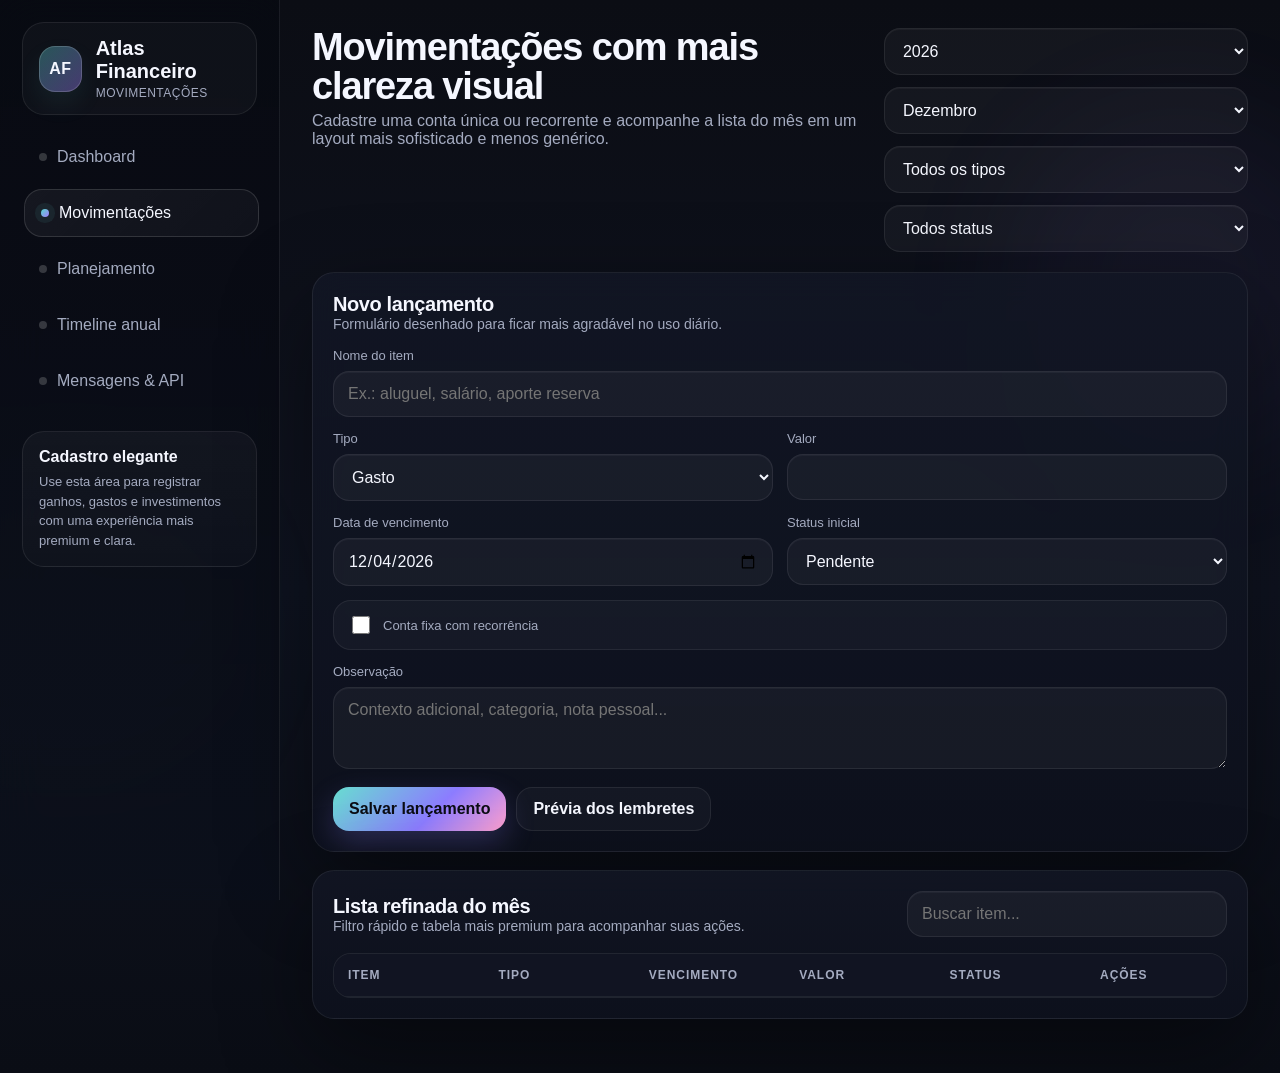
<file: frontend/contas.html>
<!DOCTYPE html>
<html lang="pt-BR">
<head>
  <meta charset="UTF-8" />
  <meta name="viewport" content="width=device-width, initial-scale=1.0" />
  <title>Atlas Financeiro | Movimentações</title>
  <link rel="stylesheet" href="css/style.css" />
</head>
<body>
  <div class="app-shell">
    <aside class="sidebar">
      <div class="brand">
        <div class="brand-mark">AF</div>
        <div><h1>Atlas Financeiro</h1><p>movimentações</p></div>
      </div>
      <nav>
        <a href="index.html">Dashboard</a>
        <a class="active" href="contas.html">Movimentações</a>
        <a href="investimentos.html">Planejamento</a>
        <a href="meses.html">Timeline anual</a>
        <a href="config.html">Mensagens & API</a>
      </nav>
      <div class="sidebar-foot">
        <strong>Cadastro elegante</strong>
        <p>Use esta área para registrar ganhos, gastos e investimentos com uma experiência mais premium e clara.</p>
      </div>
    </aside>

    <main class="main-content">
      <header class="page-header">
        <div>
          <h2>Movimentações com mais clareza visual</h2>
          <p>Cadastre uma conta única ou recorrente e acompanhe a lista do mês em um layout mais sofisticado e menos genérico.</p>
        </div>
        <div class="compact-grid">
          <select id="filtroAno"></select>
          <select id="filtroMes"></select>
          <select id="filtroTipo">
            <option value="">Todos os tipos</option>
            <option value="ganho">Ganhos</option>
            <option value="gasto">Gastos</option>
            <option value="investimento">Investimentos</option>
          </select>
          <select id="filtroStatus">
            <option value="">Todos status</option>
            <option value="pendente">Pendente</option>
            <option value="pago">Pago</option>
          </select>
        </div>
      </header>

      <section class="two-columns align-start">
        <article class="panel">
          <div class="panel-header">
            <div>
              <h3>Novo lançamento</h3>
              <div class="panel-intro">Formulário desenhado para ficar mais agradável no uso diário.</div>
            </div>
          </div>
          <form id="formLancamento" class="form-grid">
            <div class="field span-2">
              <label>Nome do item</label>
              <input type="text" id="descricao" required placeholder="Ex.: aluguel, salário, aporte reserva" />
            </div>
            <div class="field">
              <label>Tipo</label>
              <select id="tipo" required>
                <option value="gasto">Gasto</option>
                <option value="ganho">Ganho</option>
                <option value="investimento">Investimento</option>
              </select>
            </div>
            <div class="field">
              <label>Valor</label>
              <input type="number" step="0.01" id="valor" required />
            </div>
            <div class="field">
              <label>Data de vencimento</label>
              <input type="date" id="dataVencimento" required />
            </div>
            <div class="field">
              <label>Status inicial</label>
              <select id="status">
                <option value="pendente">Pendente</option>
                <option value="pago">Pago</option>
              </select>
            </div>
            <div class="field span-2 checkbox-line">
              <input type="checkbox" id="fixa" />
              <label for="fixa">Conta fixa com recorrência</label>
            </div>
            <div id="recorrenciaArea" class="recurrence-box hidden span-2">
              <div class="field"><label>Mês inicial</label><select id="mesInicio"></select></div>
              <div class="field"><label>Ano inicial</label><select id="anoInicio"></select></div>
              <div class="field"><label>Mês final</label><select id="mesFim"></select></div>
              <div class="field"><label>Ano final</label><select id="anoFim"></select></div>
            </div>
            <div class="field span-2">
              <label>Observação</label>
              <textarea id="observacao" rows="3" placeholder="Contexto adicional, categoria, nota pessoal..."></textarea>
            </div>
            <div class="span-2 actions-row">
              <button class="btn primary" type="submit">Salvar lançamento</button>
              <button class="btn ghost" type="button" id="btnPreviewNotif">Prévia dos lembretes</button>
            </div>
          </form>
          <div id="previewNotificacoes" class="preview-list"></div>
        </article>

        <article class="panel">
          <div class="panel-header">
            <div>
              <h3>Lista refinada do mês</h3>
              <div class="panel-intro">Filtro rápido e tabela mais premium para acompanhar suas ações.</div>
            </div>
            <input class="search-inline" type="search" id="busca" placeholder="Buscar item..." />
          </div>
          <div class="table-wrap">
            <table class="table" id="tabelaLancamentos">
              <thead>
                <tr>
                  <th>Item</th>
                  <th>Tipo</th>
                  <th>Vencimento</th>
                  <th>Valor</th>
                  <th>Status</th>
                  <th>Ações</th>
                </tr>
              </thead>
              <tbody></tbody>
            </table>
          </div>
        </article>
      </section>
    </main>
  </div>
  <script src="js/shared.js"></script>
  <script src="js/contas.js"></script>
</body>
</html>
</file>
<file: frontend/css/style.css>
:root {
  --bg: #0b0d14;
  --bg-2: #0f1320;
  --surface: rgba(19, 23, 37, 0.78);
  --surface-2: rgba(25, 31, 49, 0.88);
  --surface-3: rgba(255,255,255,0.04);
  --surface-4: rgba(255,255,255,0.07);
  --line: rgba(255,255,255,0.08);
  --line-strong: rgba(255,255,255,0.13);
  --text: #f5f7ff;
  --muted: #a4abc0;
  --muted-2: #8088a0;
  --green: #6fe6a6;
  --teal: #57d8cc;
  --blue: #7ea7ff;
  --violet: #a37dff;
  --rose: #ff8ac6;
  --amber: #f4c768;
  --red: #ff7f8f;
  --shadow: 0 30px 90px rgba(0,0,0,.42);
  --radius-xl: 30px;
  --radius-lg: 22px;
  --radius-md: 18px;
  --radius-sm: 14px;
}

* { box-sizing: border-box; }
html, body { min-height: 100%; }
body {
  margin: 0;
  color: var(--text);
  font-family: Inter, "SF Pro Display", "Segoe UI", Arial, sans-serif;
  background:
    radial-gradient(circle at 8% 10%, rgba(87,216,204,.14), transparent 0 20%),
    radial-gradient(circle at 88% 8%, rgba(163,125,255,.16), transparent 0 18%),
    radial-gradient(circle at 78% 42%, rgba(255,138,198,.08), transparent 0 16%),
    linear-gradient(180deg, #0b0d14 0%, #0f1320 55%, #0a0d15 100%);
}

body::before,
body::after {
  content: '';
  position: fixed;
  inset: auto;
  width: 360px;
  height: 360px;
  border-radius: 999px;
  filter: blur(70px);
  opacity: .3;
  pointer-events: none;
  z-index: -1;
}
body::before { left: -120px; bottom: 10%; background: rgba(87,216,204,.15); }
body::after { right: -80px; top: 12%; background: rgba(163,125,255,.18); }

input, select, textarea, button { font: inherit; }
a { color: inherit; text-decoration: none; }

.app-shell {
  display: grid;
  grid-template-columns: 280px 1fr;
  min-height: 100vh;
}

.sidebar {
  position: sticky;
  top: 0;
  height: 100vh;
  padding: 22px;
  border-right: 1px solid var(--line);
  background: linear-gradient(180deg, rgba(8, 10, 18, .92), rgba(12, 16, 27, .84));
  backdrop-filter: blur(20px);
}

.brand {
  display: flex;
  align-items: center;
  gap: 14px;
  padding: 14px 16px;
  margin-bottom: 18px;
  border: 1px solid var(--line);
  background: rgba(255,255,255,.03);
  border-radius: 22px;
}
.brand-mark {
  width: 46px;
  height: 46px;
  border-radius: 16px;
  display: grid;
  place-items: center;
  background: linear-gradient(135deg, rgba(87,216,204,.35), rgba(163,125,255,.38));
  box-shadow: inset 0 0 0 1px rgba(255,255,255,.16), 0 12px 26px rgba(87,216,204,.08);
  font-weight: 800;
  letter-spacing: .02em;
}
.brand h1 { margin: 0; font-size: 20px; font-weight: 700; }
.brand p { margin: 3px 0 0; color: var(--muted); font-size: 12px; letter-spacing: .04em; text-transform: uppercase; }

.sidebar nav {
  display: grid;
  gap: 8px;
  margin-top: 10px;
}
.sidebar nav a {
  display: flex;
  align-items: center;
  gap: 10px;
  padding: 14px 16px;
  border-radius: 18px;
  border: 1px solid transparent;
  color: var(--muted);
  transition: .22s ease;
}
.sidebar nav a::before {
  content: '';
  width: 8px;
  height: 8px;
  border-radius: 999px;
  background: rgba(255,255,255,.18);
}
.sidebar nav a:hover,
.sidebar nav a.active {
  color: var(--text);
  background: linear-gradient(135deg, rgba(255,255,255,.05), rgba(255,255,255,.03));
  border-color: var(--line-strong);
  transform: translateX(2px);
}
.sidebar nav a.active::before {
  background: linear-gradient(135deg, var(--teal), var(--violet));
  box-shadow: 0 0 0 6px rgba(87,216,204,.08);
}

.sidebar-foot {
  margin-top: 26px;
  padding: 16px;
  border-radius: 22px;
  border: 1px solid var(--line);
  background: linear-gradient(180deg, rgba(255,255,255,.04), rgba(255,255,255,.02));
}
.sidebar-foot strong { display: block; margin-bottom: 6px; }
.sidebar-foot p { margin: 0; color: var(--muted); font-size: 13px; line-height: 1.5; }

.main-content {
  padding: 28px 32px 36px;
}

.page-header {
  display: flex;
  justify-content: space-between;
  align-items: flex-start;
  gap: 18px;
  margin-bottom: 20px;
}
.page-header h2 {
  margin: 0 0 6px;
  font-size: clamp(28px, 3vw, 38px);
  line-height: 1.02;
  letter-spacing: -.03em;
}
.page-header p { margin: 0; color: var(--muted); max-width: 820px; }
.toolbar, .compact-grid {
  display: flex;
  gap: 12px;
  flex-wrap: wrap;
}

.hero-card {
  position: relative;
  overflow: hidden;
  margin-bottom: 18px;
  padding: 28px;
  border-radius: var(--radius-xl);
  border: 1px solid rgba(255,255,255,.08);
  background:
    radial-gradient(circle at top right, rgba(163,125,255,.22), transparent 0 34%),
    radial-gradient(circle at left bottom, rgba(87,216,204,.18), transparent 0 26%),
    linear-gradient(135deg, rgba(18,22,36,.96), rgba(14,18,31,.92));
  box-shadow: var(--shadow);
}
.hero-card::after {
  content: '';
  position: absolute;
  right: -40px;
  bottom: -50px;
  width: 210px;
  height: 210px;
  border-radius: 42px;
  background: linear-gradient(135deg, rgba(255,255,255,.08), rgba(255,255,255,.02));
  transform: rotate(26deg);
}
.hero-grid {
  display: grid;
  grid-template-columns: 1.2fr .8fr;
  gap: 24px;
  position: relative;
  z-index: 1;
}
.hero-kpis {
  display: flex;
  flex-wrap: wrap;
  gap: 10px;
  margin-top: 18px;
}
.hero-pill {
  padding: 10px 14px;
  border-radius: 999px;
  border: 1px solid rgba(255,255,255,.08);
  background: rgba(255,255,255,.04);
  color: var(--muted);
  font-size: 13px;
}
.hero-side {
  display: grid;
  gap: 12px;
  align-content: start;
}
.mini-stat {
  padding: 16px 18px;
  border-radius: 22px;
  border: 1px solid rgba(255,255,255,.08);
  background: rgba(255,255,255,.04);
}
.mini-stat span { display: block; color: var(--muted); font-size: 13px; margin-bottom: 6px; }
.mini-stat strong { font-size: 24px; letter-spacing: -.03em; }

.cards-grid {
  display: grid;
  grid-template-columns: repeat(4, minmax(0, 1fr));
  gap: 16px;
  margin-bottom: 18px;
}

.stat-card, .panel {
  position: relative;
  overflow: hidden;
  background: linear-gradient(180deg, rgba(18,22,36,.88), rgba(13,17,29,.9));
  border: 1px solid rgba(255,255,255,.07);
  border-radius: var(--radius-lg);
  box-shadow: var(--shadow);
  backdrop-filter: blur(16px);
}
.stat-card {
  padding: 20px;
  min-height: 148px;
}
.stat-card::before {
  content: '';
  position: absolute;
  inset: auto -18% -42% auto;
  width: 170px;
  height: 170px;
  border-radius: 999px;
  background: rgba(255,255,255,.04);
}
.stat-card .card-chip {
  display: inline-flex;
  align-items: center;
  gap: 8px;
  padding: 8px 12px;
  border-radius: 999px;
  font-size: 12px;
  color: var(--muted);
  border: 1px solid rgba(255,255,255,.08);
  background: rgba(255,255,255,.04);
}
.stat-card span { display: block; color: var(--muted); font-size: 14px; margin: 18px 0 8px; }
.stat-card strong { font-size: clamp(28px, 3vw, 34px); line-height: 1; letter-spacing: -.04em; display: block; }
.stat-card small { display: block; margin-top: 10px; color: var(--muted-2); }
.stat-card.warn { background: linear-gradient(180deg, rgba(37,29,11,.7), rgba(18,16,11,.9)); }
.stat-card.success { background: linear-gradient(180deg, rgba(13,31,22,.8), rgba(12,18,16,.9)); }
.stat-card.info { background: linear-gradient(180deg, rgba(12,26,36,.82), rgba(11,16,24,.9)); }
.stat-card.accent { background: linear-gradient(180deg, rgba(28,20,40,.82), rgba(14,12,22,.92)); }


.dashboard-grid {
  display: grid;
  grid-template-columns: repeat(2, minmax(0, 1fr));
  gap: 18px;
  margin-bottom: 18px;
}

#chartFinanceiro,
#chartProjecao,
#chartMeta {
  width: 100% !important;
  max-height: 240px !important;
  min-height: 240px !important;
}

.two-columns {
  display: grid;
  grid-template-columns: 1fr;
  gap: 18px;
  margin-bottom: 18px;
}
.two-columns.align-start { align-items: start; }
.panel { padding: 20px; }
.panel-header {
  display: flex;
  justify-content: space-between;
  align-items: center;
  gap: 12px;
  margin-bottom: 16px;
  flex-wrap: wrap;
}
.panel h3 { margin: 0; font-size: 20px; letter-spacing: -.02em; }
.panel-intro { color: var(--muted); font-size: 14px; }

.surface-band {
  border-radius: 20px;
  padding: 16px;
  border: 1px solid rgba(255,255,255,.06);
  background: rgba(255,255,255,.03);
}

input, select, textarea {
  width: 100%;
  border: 1px solid rgba(255,255,255,.08);
  color: var(--text);
  background: rgba(255,255,255,.04);
  border-radius: 16px;
  padding: 13px 14px;
  outline: none;
  transition: .18s ease;
  box-shadow: inset 0 1px 0 rgba(255,255,255,.04);
}
input:focus, select:focus, textarea:focus {
  border-color: rgba(126,167,255,.55);
  box-shadow: 0 0 0 4px rgba(126,167,255,.12);
}
label {
  display: block;
  margin-bottom: 8px;
  color: var(--muted);
  font-size: 13px;
}
textarea { resize: vertical; }

.form-grid {
  display: grid;
  grid-template-columns: repeat(2, minmax(0, 1fr));
  gap: 14px;
}
.field { min-width: 0; }
.span-2 { grid-column: span 2; }
.checkbox-line {
  display: flex;
  align-items: center;
  gap: 10px;
  padding: 12px 14px;
  border-radius: 18px;
  border: 1px solid rgba(255,255,255,.07);
  background: rgba(255,255,255,.03);
}
.checkbox-line input { width: 18px; height: 18px; }
.checkbox-line label { margin: 0; }

.recurrence-box {
  display: grid;
  grid-template-columns: repeat(2, minmax(0, 1fr));
  gap: 14px;
  padding: 16px;
  border-radius: 22px;
  border: 1px solid rgba(255,255,255,.07);
  background:
    radial-gradient(circle at top right, rgba(163,125,255,.1), transparent 0 35%),
    rgba(255,255,255,.03);
}
.hidden { display: none !important; }

.btn {
  appearance: none;
  border: 1px solid rgba(255,255,255,.08);
  background: rgba(255,255,255,.04);
  color: var(--text);
  border-radius: 16px;
  padding: 12px 16px;
  display: inline-flex;
  align-items: center;
  justify-content: center;
  gap: 8px;
  font-weight: 600;
  cursor: pointer;
  transition: .18s ease;
}
.btn:hover { transform: translateY(-1px); border-color: rgba(255,255,255,.15); }
.btn.primary {
  border: none;
  background: linear-gradient(135deg, #67ded0, #8c7cff 58%, #ffa0cf);
  color: #0b0d14;
  box-shadow: 0 12px 30px rgba(140,124,255,.24);
}
.btn.ghost { background: rgba(255,255,255,.03); }
.actions-row { display: flex; gap: 10px; flex-wrap: wrap; }

.table-wrap {
  overflow: auto;
  border-radius: 18px;
  border: 1px solid rgba(255,255,255,.06);
  background: rgba(255,255,255,.025);
}
.table {
  width: 100%;
  border-collapse: collapse;
  min-width: 100%;
  table-layout: fixed;
}
.table th, .table td {
  padding: 14px 14px;
  border-bottom: 1px solid rgba(255,255,255,.06);
  text-align: left;
  vertical-align: middle;
}
.table thead th {
  position: sticky;
  top: 0;
  background: rgba(17,21,34,.95);
  color: var(--muted);
  font-size: 12px;
  letter-spacing: .08em;
  text-transform: uppercase;
}
.table tbody tr:hover { background: rgba(255,255,255,.03); }
.table td, .table th { word-break: break-word; }
.table td:last-child, .table th:last-child { width: 140px; }
.search-inline { width: min(100%, 320px); }

.badge, .tag {
  display: inline-flex;
  align-items: center;
  justify-content: center;
  gap: 6px;
  padding: 7px 10px;
  border-radius: 999px;
  font-size: 12px;
  font-weight: 700;
  letter-spacing: .01em;
}
.badge.success, .tag.status-pago, .tag.ganho {
  background: rgba(111,230,166,.12);
  color: #abf2c8;
  border: 1px solid rgba(111,230,166,.18);
}
.badge.warn, .tag.status-pendente {
  background: rgba(244,199,104,.12);
  color: #f3d68d;
  border: 1px solid rgba(244,199,104,.17);
}
.badge.info, .tag.investimento {
  background: rgba(126,167,255,.12);
  color: #b7ccff;
  border: 1px solid rgba(126,167,255,.16);
}
.badge.danger, .tag.gasto {
  background: rgba(255,127,143,.12);
  color: #ffb2bf;
  border: 1px solid rgba(255,127,143,.14);
}

.notice,
.preview-item,
.month-card,
.projection-card {
  border-radius: 20px;
  border: 1px solid rgba(255,255,255,.06);
  background: rgba(255,255,255,.03);
}
.notice {
  padding: 15px 16px;
  color: var(--muted);
}
.preview-list,
.cards-list {
  display: grid;
  gap: 12px;
}
.preview-item,
.month-card,
.projection-card {
  padding: 16px;
}
.month-card h4,
.projection-card h4 { margin: 0 0 8px; font-size: 18px; }
.kpi-line {
  display: flex;
  flex-wrap: wrap;
  gap: 8px 12px;
  color: var(--muted);
  font-size: 14px;
  margin-top: 8px;
}
.months-grid {
  display: grid;
  grid-template-columns: repeat(4, minmax(0, 1fr));
  gap: 14px;
}
.months-grid-lg {
  grid-template-columns: repeat(3, minmax(0, 1fr));
}
.projection-summary {
  display: grid;
  gap: 6px;
  color: var(--muted);
  margin-bottom: 12px;
}
.metric-grid {
  display: grid;
  grid-template-columns: repeat(3, minmax(0, 1fr));
  gap: 12px;
}
.metric-box {
  border-radius: 20px;
  padding: 16px;
  background: rgba(255,255,255,.03);
  border: 1px solid rgba(255,255,255,.06);
}
.metric-box span { display: block; color: var(--muted); font-size: 13px; margin-bottom: 8px; }
.metric-box strong { font-size: 22px; letter-spacing: -.02em; }

@media (max-width: 1280px) {
  .cards-grid,
  .months-grid { grid-template-columns: repeat(2, minmax(0, 1fr)); }
  .hero-grid,
  .two-columns,
  .dashboard-grid,
  .months-grid-lg,
  .metric-grid { grid-template-columns: 1fr; }
}

@media (max-width: 920px) {
  .app-shell { grid-template-columns: 1fr; }
  .sidebar {
    position: static;
    height: auto;
    border-right: 0;
    border-bottom: 1px solid var(--line);
  }
  .main-content { padding: 18px; }
  .page-header { flex-direction: column; }
  .form-grid,
  .cards-grid,
  .dashboard-grid,
  .months-grid,
  .months-grid-lg,
  .metric-grid { grid-template-columns: 1fr; }
  .span-2 { grid-column: span 1; }
}


.toast-host {
  position: fixed;
  right: 18px;
  bottom: 18px;
  display: grid;
  gap: 10px;
  z-index: 9999;
}
.toast-item {
  min-width: 260px;
  max-width: 360px;
  padding: 14px 16px;
  border-radius: 18px;
  border: 1px solid rgba(255,255,255,.08);
  background: rgba(16,20,33,.92);
  color: var(--text);
  box-shadow: var(--shadow);
  transform: translateY(10px);
  opacity: 0;
  transition: .22s ease;
}
.toast-item.show {
  transform: translateY(0);
  opacity: 1;
}
</file>
